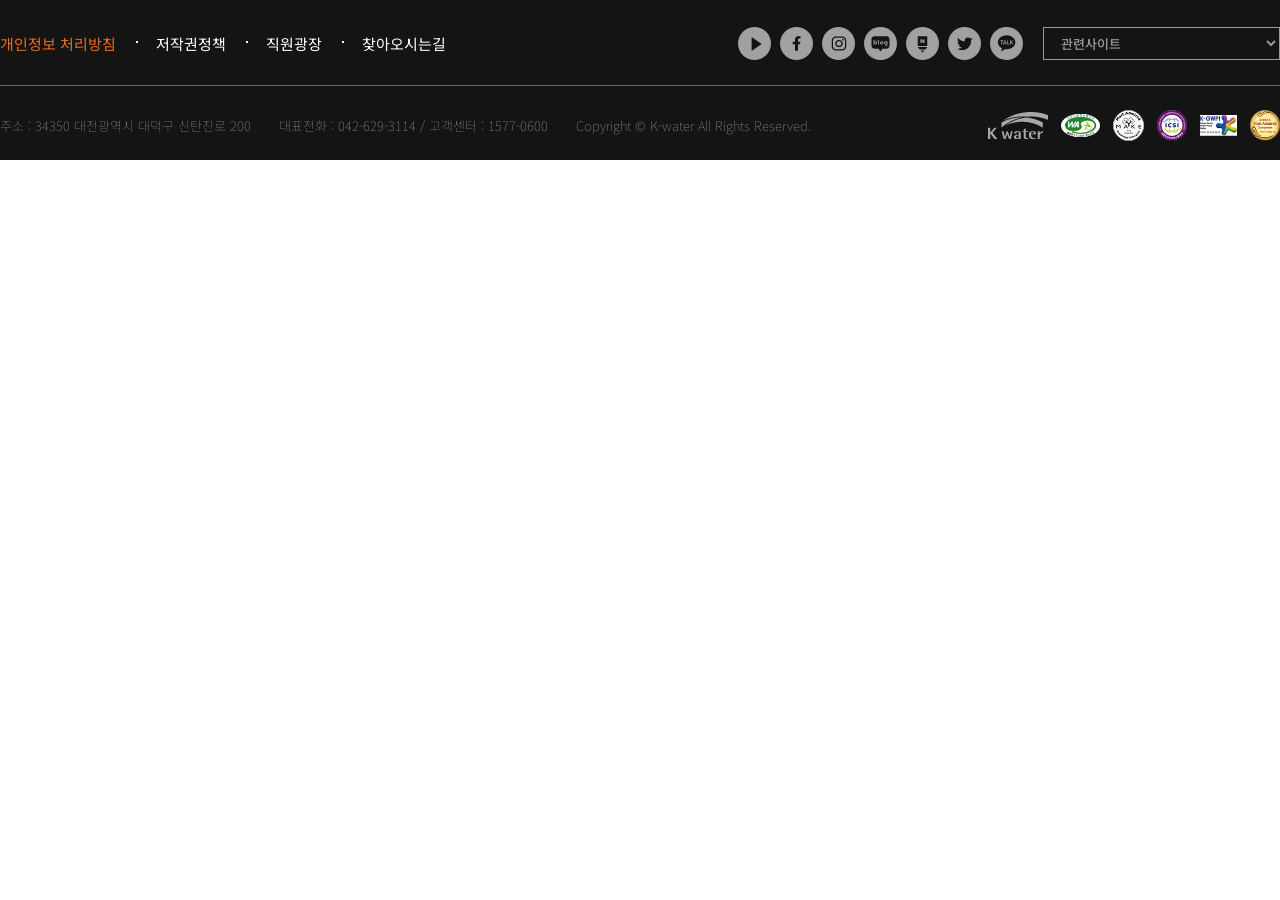
<file: inc/footer.html>
<!DOCTYPE html>
<html lang="ko">
<head>
    <meta charset="UTF-8">
    <meta name="viewport" content="width=device-width, initial-scale=1.0">
    <title>Document</title>
    <link rel="stylesheet" href="../css/reset.css">
    <script src="../js/code.jquery.com_jquery-1.12.4.js"></script>
</head>
<body>
    <div class="footer_wrap">
        <footer>
            <div class="f_top">
                <div class="f_menu">
                    <a href="#;"><span>개인정보 처리방침</span></a>
                    <a href="#;">저작권정책</a>
                    <a href="#;">직원광장</a>
                    <a href="#;">찾아오시는길</a>
                </div>
                <div>
                    <ul class="sns">
                        <li><a href="#;"><img src="../images/main_ft_snsyt.png" alt="유튜브"></a></li>
                        <li><a href="#;"><img src="../images/main_ft_snsfa.png" alt="페이스북"></a></li>
                        <li><a href="#;"><img src="../images/main_ft_snsin.png" alt="인스타그램"></a></li>
                        <li><a href="#;"><img src="../images/main_ft_snsbl.png" alt="네이버블로그"></a></li>
                        <li><a href="#;"><img src="../images/main_ft_snsna.png" alt="네이버포스트"></a></li>
                        <li><a href="#;"><img src="../images/main_ft_snstw.png" alt="트위터"></a></li>
                        <li><a href="#;"><img src="../images/main_ft_snskt.png" alt="카카오톡"></a></li>
                    </ul>
                    <select name="site" id="site">
                        <option selected disabled hidden>관련사이트</option>
                        <option value="K-water(물정보포털)">K-water(물정보포털)</option>
                        <option value="K-water 국민소통센터">K-water 국민소통센터</option>
                        <option value="K-water연구원">K-water연구원</option>
                        <option value="K-water 인재개발원">K-water 인재개발원</option>
                        <option value="지방상수도포털(Water-pos)">지방상수도포털(Water-pos)</option>
                        <option value="K-water 공공데이터개방포털">K-water 공공데이터개방포털</option>
                        <option value="K-water 물산업플랫폼">K-water 물산업플랫폼</option>
                        <option value="K-water 온라인청약시스템">K-water 온라인청약시스템</option>
                        <option value="K-water 전자조달시스템">K-water 전자조달시스템</option>
                        <option value="국가물정보포털">국가물정보포털</option>
                        <option value="건설사업관리시스템">건설사업관리시스템</option>
                        <option value="경인아라뱃길">경인아라뱃길</option>
                        <option value="국가지하수정보센터(GIMS)">국가지하수정보센터(GIMS)</option>
                        <option value="댐사전검토협의회">댐사전검토협의회</option>
                        <option value="부산에코델타시티">부산에코델타시티</option>
                        <option value="송산그린시티">송산그린시티</option>
                        <option value="수우회">수우회</option>
                        <option value="부산 에코델타 스마트시티">부산 에코델타 스마트시티</option>
                        <option value="시화지구지속가능발전협의회">시화지구지속가능발전협의회</option>
                        <option value="시화호조력발전소">시화호조력발전소</option>
                        <option value="우리강이용도우미포털">우리강이용도우미포털</option>
                        <option value="수자원환경산업진흥">수자원환경산업진흥</option>
                        <option value="환경 빅데이터 플랫폼">환경 빅데이터 플랫폼</option>
                        <option value="기술기준통합정보시스템">기술기준통합정보시스템</option>
                    </select>
                </div>
            </div>
            <div class="f_bottom">
                <div class="info">
                    <p>주소 : 34350 대전광역시 대덕구 신탄진로 200</p>
                    <p>대표전화 : 042-629-3114 / 고객센터 : 1577-0600</p>
                    <p>Copyright © K-water All Rights Reserved.</p>
                </div>
                <div class="f_logo">
                    <div><img src="../images/main_ftlogo_kwater.png" alt="한국수자원공사"></div>
                    <div><img src="../images/main_ftlogo_webacc.png" alt="웹접근성인증"></div>
                    <div><img src="../images/main_ftlogo_make.png" alt=""></div>
                    <div><img src="../images/main_ftlogo_icsi.png" alt=""></div>
                    <div><img src="../images/main_ftlogo_kgw.png" alt=""></div>
                    <div><img src="../images/main_ftlogo_cem.png" alt=""></div>
                </div>
            </div>
        </footer>
    </div>

    <script>
        $('option').css('height', '45px')
    </script>
</body>
</html>
</file>
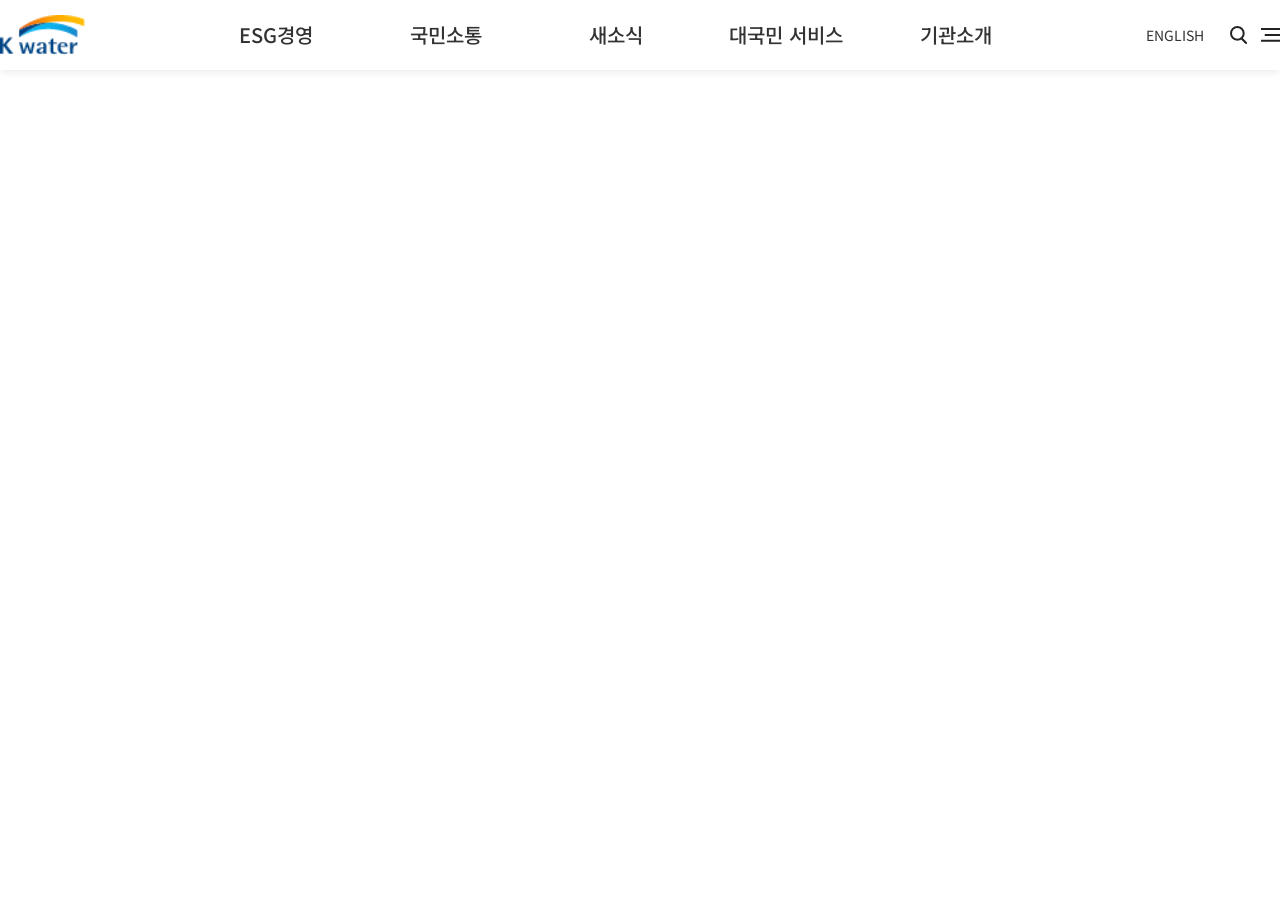
<file: inc/header.html>
<!DOCTYPE html>
<html lang="ko">
<head>
    <meta charset="UTF-8">
    <meta name="viewport" content="width=device-width, initial-scale=1.0">
    <title>Document</title>
    <link rel="stylesheet" href="../css/reset.css">
    <script src="../js/code.jquery.com_jquery-1.12.4.js"></script>
</head>
<body>
    <div class="header_wrap">
        <header>
            <a href="../pages/main.html" class="logo"><img src="../images/head_logo_t.png" alt="K-water 로고"></a>
            <ul class="gnb">
                <li>
                    <a href="#">ESG경영</a>
                    <ul>
                        <li><a href="#">ESG경영</a></li>
                        <li><a href="#">E(환경)</a></li>
                        <li><a href="#">S(사회) | 안전</a></li>
                        <li><a href="#">G(거버넌스)</a></li>
                        <li><a href="#">경영공시 | SR</a></li>
                    </ul>
                </li>
                <li>
                    <a href="../pages/bill.html">국민소통</a>
                    <ul>
                        <li><a href="../pages/bill.html">국민소통센터</a></li>
                        <li><a href="../pages/bill.html">고객헌장</a></li>
                        <li><a href="../pages/bill.html">고객광장</a></li>
                        <li><a href="../pages/bill.html">고객지원</a></li>
                        <li><a href="../pages/bill.html">맑은물공급 요금</a></li>
                        <li><a href="../pages/bill.html">정보공개</a></li>
                    </ul>
                </li>
                <li>
                    <a href="../pages/new.html">새소식</a>
                    <ul>
                        <li><a href="../pages/new.html">게시판</a></li>
                        <li><a href="../pages/new.html">채용정보</a></li>
                        <li><a href="../pages/new.html">뉴스룸</a></li>
                        <li><a href="../pages/new.html">홍보광장</a></li>
                        <li><a href="../pages/new.html">물사랑공모전</a></li>
                        <li><a href="../pages/new.html">K-water<br>온라인수도박물관</a></li>
                    </ul>
                </li>
                <li>
                    <a href="#">대국민 서비스</a>
                    <ul>
                        <li><a href="#">물안심 서비스</a></li>
                        <li><a href="#">물나눔 서비스</a></li>
                        <li><a href="#">물융합 서비스</a></li>
                    </ul>
                </li>
                <li>
                    <a href="#">기관소개</a>
                    <ul>
                        <li><a href="#">일반현황</a></li>
                        <li><a href="#">CEO</a></li>
                        <li><a href="#">조직 및 연락처</a></li>
                        <li><a href="#">CI</a></li>
                        <li><a href="#">문화관</a></li>
                        <li><a href="#">선수단</a></li>
                        <li><a href="#">찾아오시는길</a></li>
                    </ul>
                </li>
            </ul>
            <div class="header_btns">
                <a href="#;" class="lang">ENGLISH</a>
                <div class="search">
                    <img src="../images/searh_t.png" alt="검색 버튼" class="search_btn">
                    <div class="close">
                        <img src="../images/search_btn_close.png" alt="검색창 닫기 버튼">
                    </div>
                </div>
                <a href="#;"><img src="../images/hamburger.png" alt="전체 메뉴 버튼"></a>
            </div>
        </header>
    </div>

    <div class="search_toggle">
        <div class="search_fff">
            <input type="text" placeholder="검색어를 입력하세요." id="input_search">
            <a href="#;"><img src="../images/search_detail_submit.png" alt="검색 버튼"></a>
        </div>
    </div>

    <script>
        $('.gnb > li').hover(function(){
            $('.gnb ul').stop().slideDown()
        }, function(){
            $('.gnb ul').stop().slideUp()
        })

        $('.gnb').hover(function(){
            $('body').addClass('down')
            $('body').removeClass('up')
        }, function(){
            $('body').removeClass('down')
            $('body').addClass('up')
        })

        $('.search_btn').click(function(){
            $(this).hide();
            $('.close').show();
            $('.search_toggle').fadeIn()
            $('#input_search').focus()
        })

        $('.close').click(function(){
            $(this).hide();
            $('.search_btn').show();
            $('.search_toggle').fadeOut()
        })

        var str = location.pathname
        console.log(str)

        if(str.includes('bill')){
            $('.gnb > li > a ').eq(1).css('color', '#3D66C4')
            $('.gnb > li > ul li a').eq(9).css('color', '#3D66C4')
        }

        if(str.includes('new')){
            $('.gnb > li > a ').eq(2).css('color', '#3D66C4')
            $('.gnb > li > ul li a').eq(13).css('color', '#3D66C4')
        }
    </script>
</body>
</html>
</file>
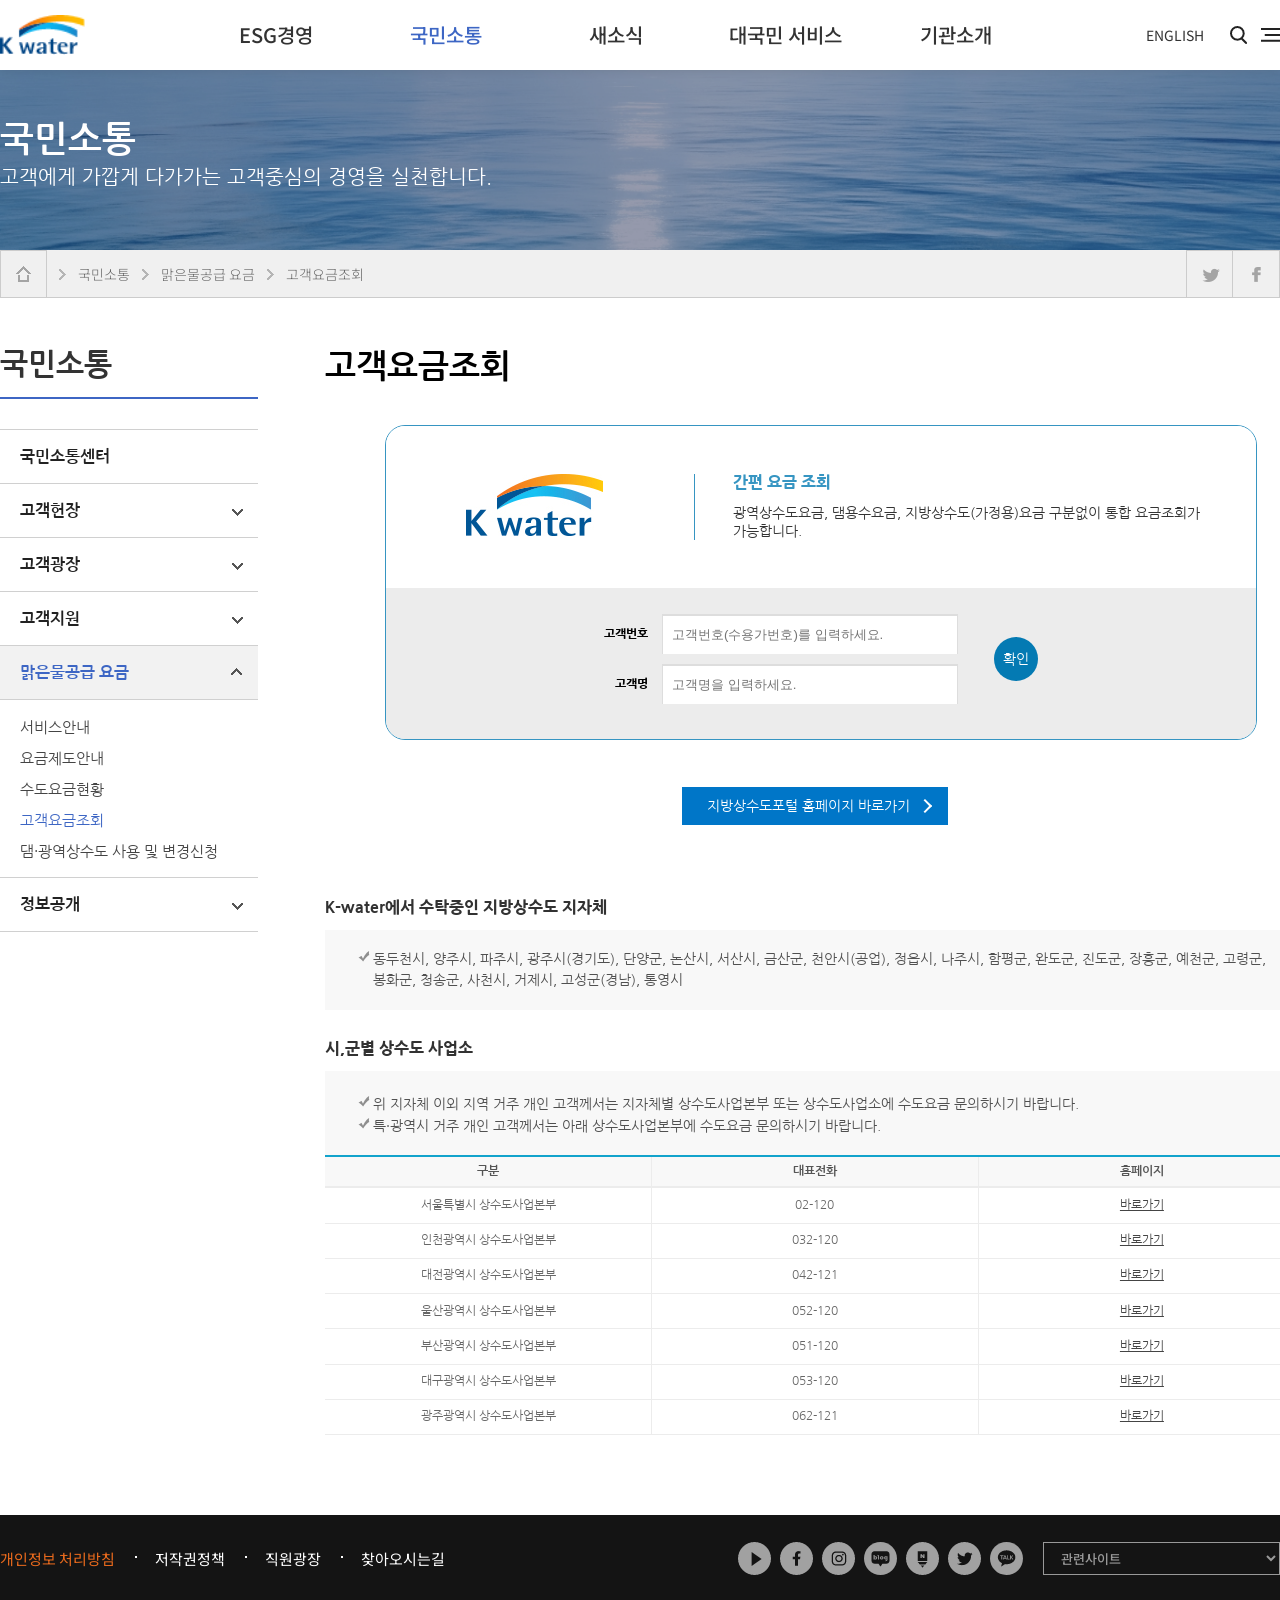
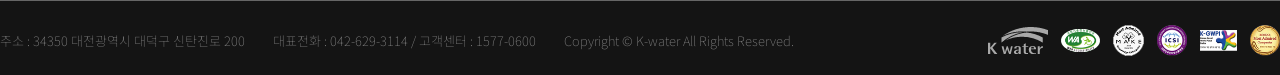
<file: pages/bill.html>
<!DOCTYPE html>
<html lang="en">
<head>
    <meta charset="UTF-8">
    <meta name="viewport" content="width=device-width, initial-scale=1.0">
    <link rel="stylesheet" href="../css/reset.css">
    <link rel="stylesheet" href="../css/bill.css">
    <link rel="stylesheet" href="../css/page_layout.css">
    <link rel="stylesheet" href="../css/side_menu.css">
    <script src="../js/code.jquery.com_jquery-1.12.4.js"></script>
    <script src="../js/app.js"></script>
    <title>고객요금조회 | K-water</title>
</head>
<body>
    <div class="header"></div>

    <div class="page_title">
        <div class="text_area">
            <h2>국민소통</h2>
            <p>고객에게 가깝게 다가가는 고객중심의 경영을 실천합니다.</p>
        </div>
    </div>

    <div class="path_bar">
        <div class="inner">
            <div class="left">
                <div class="icon_box"><img src="../images/path_home_ico.png" alt="홈 버튼"></div>
                <div class="path"><img src="../images/path_bul.png" alt="경로 표시"></div>
                <div>국민소통</div>
                <div class="path"><img src="../images/path_bul.png" alt="경로 표시"></div>
                <div>맑은물공급 요금</div>
                <div class="path"><img src="../images/path_bul.png" alt="경로 표시"></div>
                <div>고객요금조회</div>
            </div>
            <div class="right">
                <a href="#;" class="icon_box"><img src="../images/sns_share_tw.png" alt="트위터 공유"></a>
                <a href="#;" class="icon_box"><img src="../images/sns_share_fb.png" alt="페이스북 공유"></a>
            </div>
        </div>
    </div>
    <div class="main"></div>
        <div class="item">
            <div class="side_menu">
                <h2>국민소통</h2>
                <ul>
                    <li>
                        <a href="#;">국민소통센터</a>
                    </li>
                    <li>
                        <a href="#;" class="drop">고객헌장</a>
                        <ul>
                            <li><a href="#;">고객헌장전문</a></li>
                            <li><a href="#;">서비스이행표준</a></li>
                        </ul>
                    </li>
                    <li>
                        <a href="#;" class="drop">고객광장</a>
                        <ul>
                            <li><a href="#;">민원</a></li>
                            <li><a href="#;">고객참여</a></li>
                            <li><a href="#;">옴부즈만</a></li>
                        </ul>
                    </li>
                    <li>
                        <a href="#;" class="drop">고객지원</a>
                        <ul>
                            <li><a href="#;">물산업지원센터</a></li>
                            <li><a href="#;">수질검사의뢰</a></li>
                            <li><a href="#;">교정검사의뢰</a></li>
                            <li><a href="#;">수도설비 기술지원</a></li>
                            <li><a href="#;">댐주변지역지원사업</a></li>
                            <li><a href="#;">보상정보</a></li>
                            <li><a href="#;">WASCO 등록 및 기술지원</a></li>
                            <li><a href="#;">글로벌 오피스 지원</a></li>
                        </ul>
                    </li>
                    <li class="on">
                        <a href="#;" class="drop">맑은물공급 요금</a>
                        <ul>
                            <li><a href="#;">서비스안내</a></li>
                            <li><a href="#;">요금제도안내</a></li>
                            <li><a href="#;">수도요금현황</a></li>
                            <li class="on"><a href="#;">고객요금조회</a></li>
                            <li><a href="#;">댐·광역상수도 사용 및 변경신청</a></li>
                        </ul>
                    </li>
                    <li>
                        <a href="#;" class="drop">정보공개</a>
                        <ul>
                            <li>
                                <a href="#;">제도안내</a>
                                <ul class="more_menu">
                                    <li><a href="#,">정보공개 제도안내</a></li>
                                    <li><a href="#,">정보공개 청구절차</a></li>
                                    <li><a href="#,">정보공개 청구</a></li>
                                    <li><a href="#,">불복구제절차 및 방법</a></li>
                                    <li><a href="#,">수수료</a></li>
                                </ul>
                            </li>
                            <li><a href="#;">정보공개 청구</a></li>
                            <li><a href="#;">정보공개청구 이의신청</a></li>
                            <li><a href="#;">정보목록</a></li>
                            <li><a href="#;">사전정보공표</a></li>
                            <li><a href="#;">공공데이터개방</a></li>
                            <li><a href="#;">사업실명제</a></li>
                            <li><a href="#;">워터북 플랫폼</a></li>
                        </ul>
                    </li>
                </ul>
            </div>
            <div class="contents">
                <h2>고객요금조회</h2>
                <div class="bill_box">
                    <div class="box_top">
                        <div class="box_logo"><img src="../images/kwater_logo.jpg" alt="K-water 로고"></div>
                        <div class="box_txt">
                            <h5>간편 요금 조회</h5>
                            <p>광역상수도요금, 댐용수요금, 지방상수도(가정용)요금 구분없이 통합 요금조회가 가능합니다.</p>
                        </div>
                    </div>
                    <div class="box_bottom">
                        <div class="box_input">
                            <div class="cus_number">
                                <p>고객번호</p>
                                <input type="text" placeholder="고객번호(수용가번호)를 입력하세요.">
                            </div>
                            <div class="cus_name">
                                <p>고객명</p>
                                <input type="text" placeholder="고객명을 입력하세요.">
                            </div>
                        </div>
                        <button>확인</button>
                    </div>
                </div>
                <button>지방상수도포털 홈페이지 바로가기</button>
                <h5>K-water에서 수탁중인 지방상수도 지자체</h5>
                <div class="area_box">
                    <p>동두천시, 양주시, 파주시, 광주시(경기도), 단양군, 논산시, 서산시, 금산군, 천안시(공업), 정읍시, 나주시, 함평군, 완도군, 진도군, 장흥군, 예천군, 고령군, 봉화군, 청송군, 사천시, 거제시, 고성군(경남), 통영시</p>
                </div>
                <h5>시,군별 상수도 사업소</h5>
                <div class="notice_box">
                    <p>위 지자체 이외 지역 거주 개인 고객께서는 지자체별 상수도사업본부 또는 상수도사업소에 수도요금 문의하시기 바랍니다.</p>
                    <p>특·광역시 거주 개인 고객께서는 아래 상수도사업본부에 수도요금 문의하시기 바랍니다.</p>
                </div>
                <table class="tb">
                    <tr>
                        <th>구분</th>
                        <th>대표전화</th>
                        <th>홈페이지</th>
                    </tr>
                    <tr>
                        <td>서울특별시 상수도사업본부</td>
                        <td>02-120</td>
                        <td><a href="#;">바로가기</a></td>
                    </tr>
                    <tr>
                        <td>인천광역시 상수도사업본부</td>
                        <td>032-120</td>
                        <td><a href="#;">바로가기</a></td>
                    </tr>
                    <tr>
                        <td>대전광역시 상수도사업본부</td>
                        <td>042-121</td>
                        <td><a href="#;">바로가기</a></td>
                    </tr>
                    <tr>
                        <td>울산광역시 상수도사업본부</td>
                        <td>052-120</td>
                        <td><a href="#;">바로가기</a></td>
                    </tr>
                    <tr>
                        <td>부산광역시 상수도사업본부</td>
                        <td>051-120</td>
                        <td><a href="#;">바로가기</a></td>
                    </tr>
                    <tr>
                        <td>대구광역시 상수도사업본부</td>
                        <td>053-120</td>
                        <td><a href="#;">바로가기</a></td>
                    </tr>
                    <tr>
                        <td>광주광역시 상수도사업본부</td>
                        <td>062-121</td>
                        <td><a href="#;">바로가기</a></td>
                    </tr>
                </table>
            </div>
        </div>
    </div>


    <div class="footer"></div>
</body>
</html>
</file>
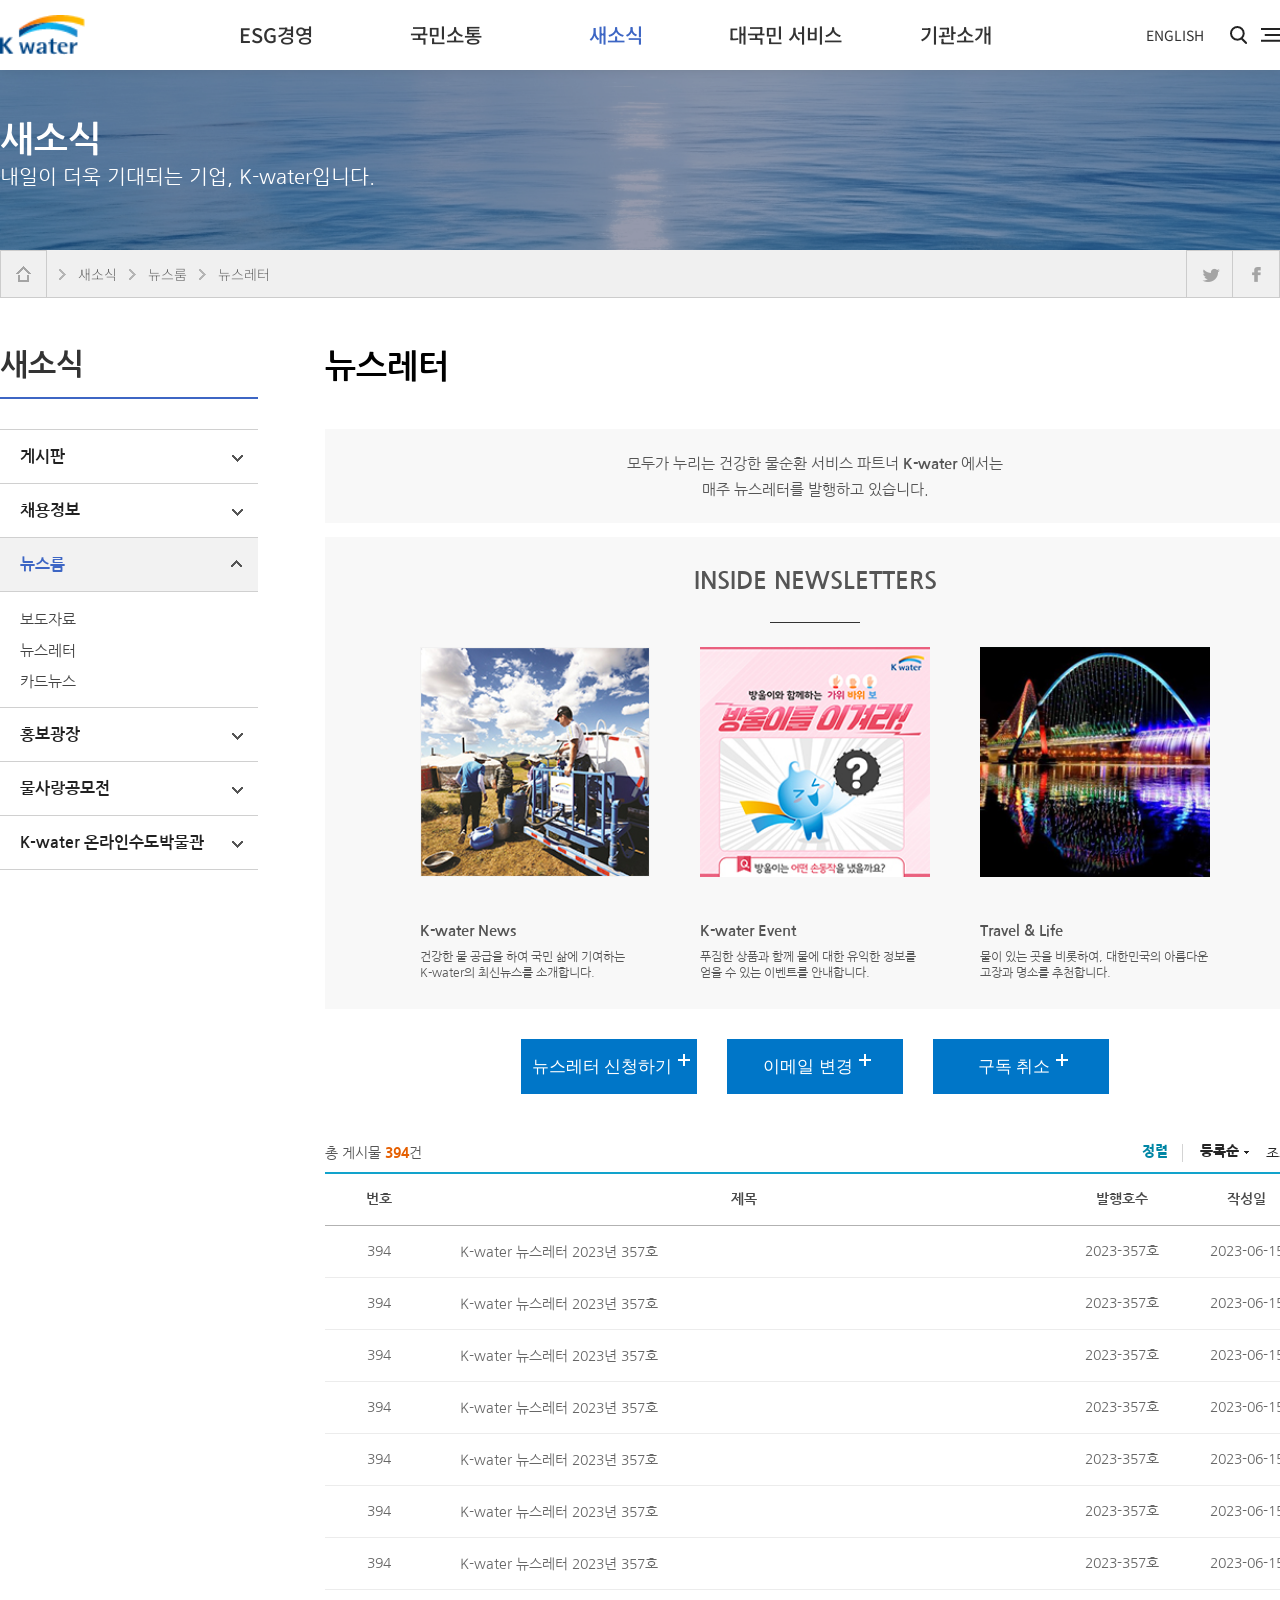
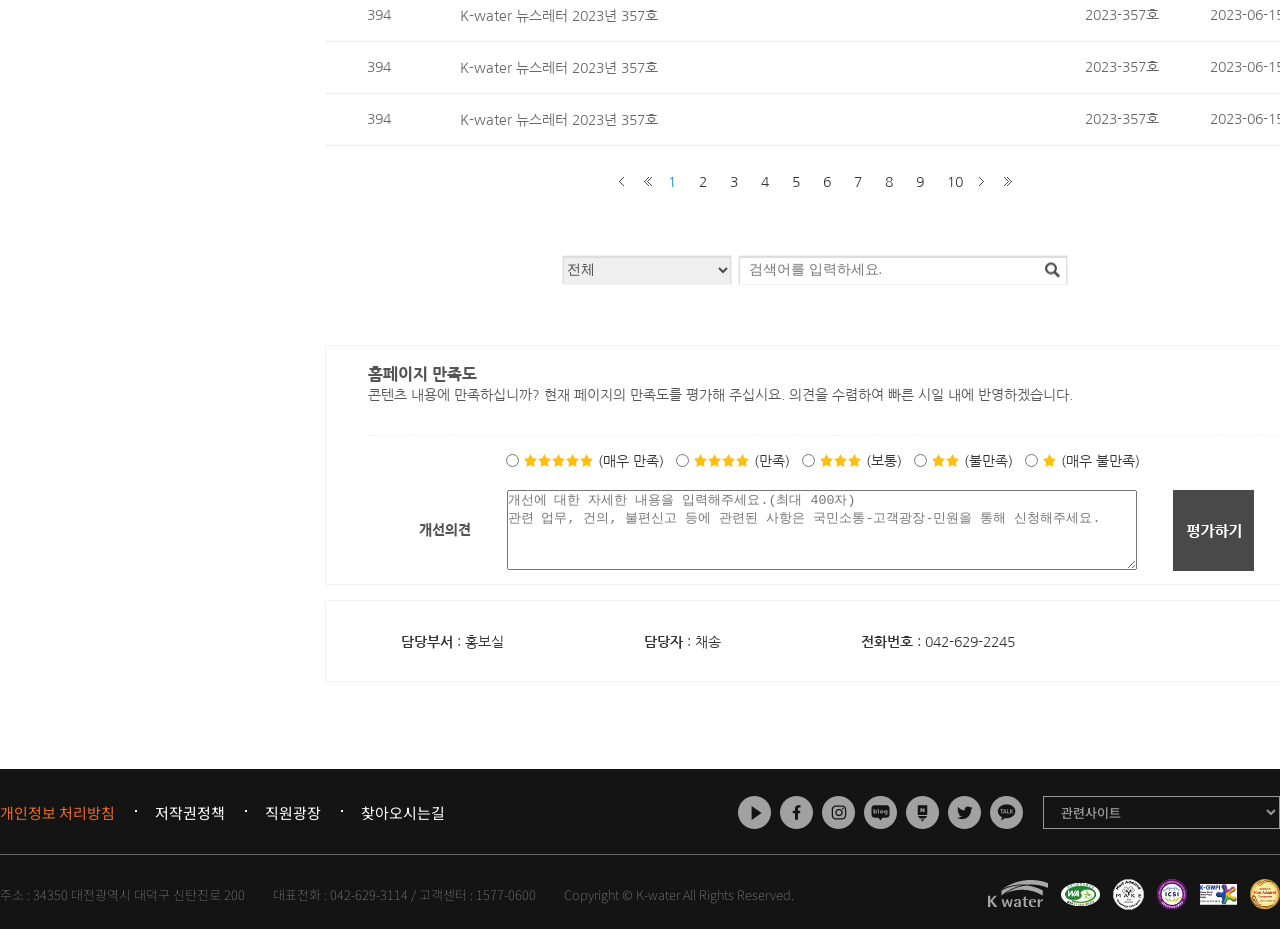
<file: pages/new.html>
<!DOCTYPE html>
<html lang="en">
<head>
    <meta charset="UTF-8">
    <meta name="viewport" content="width=device-width, initial-scale=1.0">
    <link rel="stylesheet" href="../css/reset.css">
    <link rel="stylesheet" href="../css/new.css">
    <link rel="stylesheet" href="../css/page_layout.css">
    <link rel="stylesheet" href="../css/side_menu.css">
    <script src="../js/code.jquery.com_jquery-1.12.4.js"></script>
    <script src="../js/app.js"></script>
    <title>뉴스레터 | K-water</title>
</head>
<body>
    <div class="header"></div>

    <div class="page_title">
        <div class="text_area">
            <h2>새소식</h2>
            <p>내일이 더욱 기대되는 기업, K-water입니다.</p>
        </div>
    </div>

    <div class="path_bar">
        <div class="inner">
            <div class="left">
                <div class="icon_box"><img src="../images/path_home_ico.png" alt="홈 버튼"></div>
                <div class="path"><img src="../images/path_bul.png" alt="경로 표시"></div>
                <div>새소식</div>
                <div class="path"><img src="../images/path_bul.png" alt="경로 표시"></div>
                <div>뉴스룸</div>
                <div class="path"><img src="../images/path_bul.png" alt="경로 표시"></div>
                <div>뉴스레터</div>
            </div>
            <div class="right">
                <a href="#;" class="icon_box"><img src="../images/sns_share_tw.png" alt="트위터 공유"></a>
                <a href="#;" class="icon_box"><img src="../images/sns_share_fb.png" alt="페이스북 공유"></a>
            </div>
        </div>
    </div>
    <div class="main"></div>
        <div class="item">
            <div class="side_menu">
                <h2>새소식</h2>
                <ul>
                    <li>
                        <a href="#;" class="drop">게시판</a>
                        <ul>
                            <li><a href="#;">공지사항</a></li>
                            <li><a href="#;">이벤트안내</a></li>
                        </ul>
                    </li>
                    <li>
                        <a href="#;" class="drop">채용정보</a>
                        <ul>
                            <li>
                                <a href="#;">정규채용</a>
                                <ul class="more_menu">
                                    <li><a href="#,">인사제도</a></li>
                                    <li><a href="#,">채용제도</a></li>
                                    <li><a href="#,">채용공고</a></li>
                                    <li><a href="#,">채용 자료실</a></li>
                                </ul>
                            </li>
                            <li><a href="#;">실무직 및 비정규직 채용공고</a></li>
                        </ul>
                    </li>
                    <li class="on">
                        <a href="#;" class="drop">뉴스룸</a>
                        <ul>
                            <li><a href="#;">보도자료</a></li>
                            <li><a href="#;" class="on">뉴스레터</a></li>
                            <li><a href="#;">카드뉴스</a></li>
                        </ul>
                    </li>
                    <li>
                        <a href="#;" class="drop">홍보광장</a>
                        <ul>
                            <li>
                                <a href="#;">사보</a>
                                <ul class="more_menu">
                                    <li><a href="#,">사보</a></li>
                                    <li><a href="#,">독자의견코너</a></li>
                                </ul>
                            </li>
                            <li><a href="#;">영상자료</a></li>
                            <li><a href="#;">인쇄자료</a></li>
                            <li><a href="#;">교정검사의뢰</a></li>
                            <li><a href="#;">50주년기념관</a></li>
                            <li><a href="#;">대학생 서포터즈</a></li>
                            <li><a href="#;">탄소줄이기 캠페인</a></li>
                        </ul>
                    </li>
                    <li>
                        <a href="#;" class="drop">물사랑공모전</a>
                        <ul>
                            <li><a href="#;">2023년 물사랑공모전</a></li>
                            <li><a href="#;">2021년 수상작</a></li>
                            <li><a href="#;">2019년 수상작</a></li>
                        </ul>
                    </li>
                    <li>
                        <a href="#;" class="drop">K-water 온라인수도박물관</a>
                        <ul>
                            <li><a href="#;">온라인 수도박물관 소개</a></li>
                            <li><a href="#;">수도 역사관</a></li>
                            <li><a href="#;">수도 기술관</a></li>
                            <li><a href="#;">미래수도관</a></li>
                            <li><a href="#;">수도와 환경관</a></li>
                            <li><a href="#;">수도이야기</a></li>
                        </ul>
                    </li>
                </ul>
            </div>
            <div class="contents">
                <h2>뉴스레터</h2>
                <div class="copy_box">
                    <p>모두가 누리는 건강한 물순환 서비스 파트너 <span>K-water</span> 에서는<br>매주 뉴스레터를 발행하고 있습니다.</p>
                </div>
                <div class="letters_box">
                    <h3>INSIDE NEWSLETTERS</h3>
                    <ul>
                        <li>
                            <div class="photo">
                                <img src="../images/news_tlist_img01.jpg" alt="K-water News">
                            </div>
                            <h5>K-water News</h5>
                            <p>건강한 물 공급을 하여 국민 삶에 기여하는<br>K-water의 최신뉴스를 소개합니다.</p>
                        </li>
                        <li>
                            <div class="photo">
                                <img src="../images/news_tlist_img02.jpg" alt="K-water Event">
                            </div>
                            <h5>K-water Event</h5>
                            <p>푸짐한 상품과 함께 물에 대한 유익한 정보를<br>얻을 수 있는 이벤트를 안내합니다.</p>
                        </li>
                        <li>
                            <div class="photo">
                                <img src="../images/news_tlist_img03.jpg" alt="Travel & Life">
                            </div>
                            <h5>Travel & Life</h5>
                            <p>물이 있는 곳을 비롯하여, 대한민국의 아름다운<br>고장과 명소를 추천합니다.</p>
                        </li>
                    </ul>
                </div>
                <div class="buttons">
                    <button><p>뉴스레터 신청하기</p></button>
                    <button><p>이메일 변경</p></button>
                    <button><p>구독 취소</p></button>
                </div>

                <div class="tb_area">
                    <div class="top_caption">
                        <div class="total">
                            <p>총 게시물 <span>394</span>건</p>
                        </div>
                        <div class="order">
                            <span>정렬</span>
                            <div class="on">등록순</div>
                            <div>조회순</div>
                        </div>
                    </div>
                    <table class="tb">
                        <tr>
                            <th scope="col" width="107">번호</th>
                            <th scope="col">제목</th>
                            <th scope="col" width="132">발행호수</th>
                            <th scope="col" width="117">작성일</th>
                        </tr>
                        <tr>
                            <td>394</td>
                            <td>K-water 뉴스레터 2023년 357호</td>
                            <td>2023-357호</td>
                            <td>2023-06-15</td>
                        </tr>
                        <tr>
                            <td>394</td>
                            <td>K-water 뉴스레터 2023년 357호</td>
                            <td>2023-357호</td>
                            <td>2023-06-15</td>
                        </tr>
                        <tr>
                            <td>394</td>
                            <td>K-water 뉴스레터 2023년 357호</td>
                            <td>2023-357호</td>
                            <td>2023-06-15</td>
                        </tr>
                        <tr>
                            <td>394</td>
                            <td>K-water 뉴스레터 2023년 357호</td>
                            <td>2023-357호</td>
                            <td>2023-06-15</td>
                        </tr>
                        <tr>
                            <td>394</td>
                            <td>K-water 뉴스레터 2023년 357호</td>
                            <td>2023-357호</td>
                            <td>2023-06-15</td>
                        </tr>
                        <tr>
                            <td>394</td>
                            <td>K-water 뉴스레터 2023년 357호</td>
                            <td>2023-357호</td>
                            <td>2023-06-15</td>
                        </tr>
                        <tr>
                            <td>394</td>
                            <td>K-water 뉴스레터 2023년 357호</td>
                            <td>2023-357호</td>
                            <td>2023-06-15</td>
                        </tr>
                        <tr>
                            <td>394</td>
                            <td>K-water 뉴스레터 2023년 357호</td>
                            <td>2023-357호</td>
                            <td>2023-06-15</td>
                        </tr>
                        <tr>
                            <td>394</td>
                            <td>K-water 뉴스레터 2023년 357호</td>
                            <td>2023-357호</td>
                            <td>2023-06-15</td>
                        </tr>
                        <tr>
                            <td>394</td>
                            <td>K-water 뉴스레터 2023년 357호</td>
                            <td>2023-357호</td>
                            <td>2023-06-15</td>
                        </tr>
                    </table>
                    <div class="page_number">
                        <div class="prev">
                            <a href="#,"><img src="../images/btn_wNext01.gif" alt="이전 페이지"></a>
                            <a href="#,"><img src="../images/btn_wNext02.gif" alt="첫 페이지"></a>
                        </div>
                        <div class="number">
                            <a href="#," class="on">1</a>
                            <a href="#,">2</a>
                            <a href="#,">3</a>
                            <a href="#,">4</a>
                            <a href="#,">5</a>
                            <a href="#,">6</a>
                            <a href="#,">7</a>
                            <a href="#,">8</a>
                            <a href="#,">9</a>
                            <a href="#,">10</a>
                        </div>
                        <div class="next">
                            <a href="#,"><img src="../images/btn_wNext01.gif" alt="다음 페이지"></a>
                            <a href="#,"><img src="../images/btn_wNext02.gif" alt="마지막 페이지"></a>
                        </div>
                    </div>
                    <div class="search_area">
                        <select name="search" id="search">
                            <option value="전체" selected>전체</option>
                            <option value="제목">제목</option>
                            <option value="발행호수">발행호수</option>
                        </select>
                        <div class="search_box">
                            <input type="text" placeholder="검색어를 입력하세요.">
                            <a href="#;"><img src="../images/btn_search02.gif" alt="검색 버튼"></a>
                        </div>
                    </div>
                </div>

                <div class="valuation_box">
                    <div class="desc">
                        <h5>홈페이지 만족도</h5>
                        <p>콘텐츠 내용에 만족하십니까? 현재 페이지의 만족도를 평가해 주십시요. 의견을 수렴하여 빠른 시일 내에 반영하겠습니다.</p>
                    </div>
                    <div class="star">
                        <input type="radio" name="val"><img src="../images/img_star05.gif" alt="별점 5점"><p>(매우 만족)</p>
                        <input type="radio" name="val"><img src="../images/img_star04.gif" alt="별점 4점"><p>(만족)</p>
                        <input type="radio" name="val"><img src="../images/img_star03.gif" alt="별점 3점"><p>(보통)</p>
                        <input type="radio" name="val"><img src="../images/img_star02.gif" alt="별점 2점"><p>(불만족)</p>
                        <input type="radio" name="val"><img src="../images/img_star01.gif" alt="별점 1점"><p>(매우 불만족)</p>
                    </div>
                    <div class="opinion">
                        <p>개선의견</p>
                        <textarea name="opinion" id="opinion" placeholder="개선에 대한 자세한 내용을 입력해주세요.(최대 400자)&#10관련 업무, 건의, 불편신고 등에 관련된 사항은 국민소통-고객광장-민원을 통해 신청해주세요."></textarea>
                        <a href="#,"><img src="../images/btn_com01.gif" alt="평가하기 버튼"></a>
                    </div>
                </div>
                <div class="contact_box">
                    <p><span>담당부서</span> : 홍보실</p>
                    <p><span>담당자</span> : 채송</p>
                    <p><span>전화번호</span> : 042-629-2245</p>
                </div>
            </div>
        </div>
    </div>


    <div class="footer"></div>
</body>
</html>
</file>
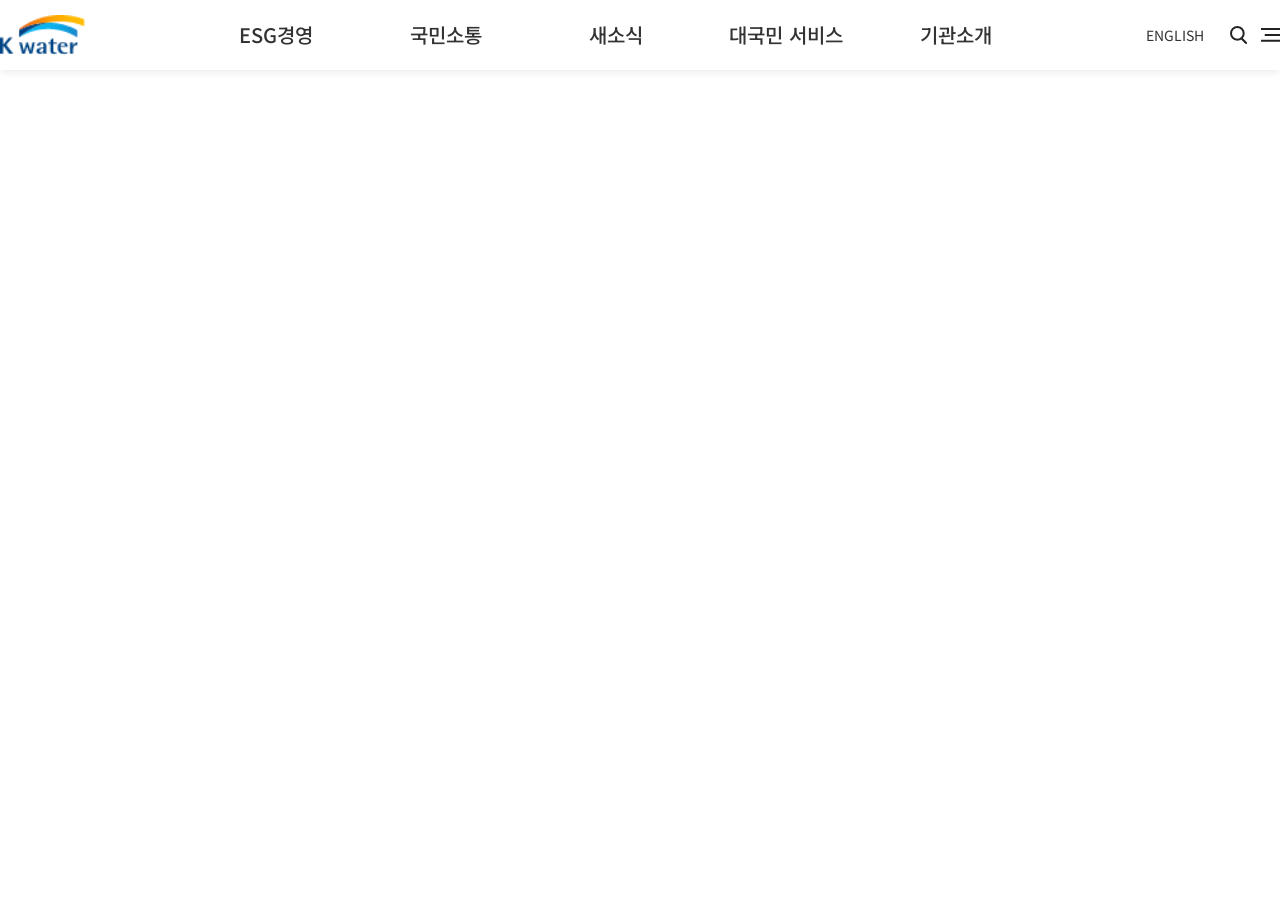
<file: public/inc/header.html>
<!DOCTYPE html>
<html lang="ko">
<head>
    <meta charset="UTF-8">
    <meta name="viewport" content="width=device-width, initial-scale=1.0">
    <title>Document</title>
    <link rel="stylesheet" href="../css/reset.css">
    <script src="../js/code.jquery.com_jquery-1.12.4.js"></script>
</head>
<body>
    <div class="header_wrap">
        <header>
            <a href="../pages/main.html" class="logo"><img src="../images/head_logo_t.png" alt="K-water 로고"></a>
            <ul class="gnb">
                <li>
                    <a href="#">ESG경영</a>
                    <ul>
                        <li><a href="#">ESG경영</a></li>
                        <li><a href="#">E(환경)</a></li>
                        <li><a href="#">S(사회) | 안전</a></li>
                        <li><a href="#">G(거버넌스)</a></li>
                        <li><a href="#">경영공시 | SR</a></li>
                    </ul>
                </li>
                <li>
                    <a href="../pages/bill.html">국민소통</a>
                    <ul>
                        <li><a href="../pages/bill.html">국민소통센터</a></li>
                        <li><a href="../pages/bill.html">고객헌장</a></li>
                        <li><a href="../pages/bill.html">고객광장</a></li>
                        <li><a href="../pages/bill.html">고객지원</a></li>
                        <li><a href="../pages/bill.html">맑은물공급 요금</a></li>
                        <li><a href="../pages/bill.html">정보공개</a></li>
                    </ul>
                </li>
                <li>
                    <a href="../pages/new.html">새소식</a>
                    <ul>
                        <li><a href="../pages/new.html">게시판</a></li>
                        <li><a href="../pages/new.html">채용정보</a></li>
                        <li><a href="../pages/new.html">뉴스룸</a></li>
                        <li><a href="../pages/new.html">홍보광장</a></li>
                        <li><a href="../pages/new.html">물사랑공모전</a></li>
                        <li><a href="../pages/new.html">K-water<br>온라인수도박물관</a></li>
                    </ul>
                </li>
                <li>
                    <a href="#">대국민 서비스</a>
                    <ul>
                        <li><a href="#">물안심 서비스</a></li>
                        <li><a href="#">물나눔 서비스</a></li>
                        <li><a href="#">물융합 서비스</a></li>
                    </ul>
                </li>
                <li>
                    <a href="#">기관소개</a>
                    <ul>
                        <li><a href="#">일반현황</a></li>
                        <li><a href="#">CEO</a></li>
                        <li><a href="#">조직 및 연락처</a></li>
                        <li><a href="#">CI</a></li>
                        <li><a href="#">문화관</a></li>
                        <li><a href="#">선수단</a></li>
                        <li><a href="#">찾아오시는길</a></li>
                    </ul>
                </li>
                <li class="mob">
                    <a href="#">사이트안내</a>
                    <ul>
                        <li><a href="#">사이트맵</a></li>
                        <li><a href="#">개인정보 처리방침</a></li>
                        <li><a href="#">저작권 정책</a></li>
                    </ul>
                </li>
            </ul>
            <div class="header_btns">
                <a href="#;" class="lang">ENGLISH</a>
                <div class="search">
                    <img src="../images/searh_t.png" alt="검색 버튼" class="search_btn">
                    <div class="close">
                        <img src="../images/search_btn_close.png" alt="검색창 닫기 버튼">
                    </div>
                </div>
                <a href="#;" class="hamburger">
                    <img src="../images/hamburger.png" alt="전체 메뉴 버튼">
                    <img class="close_menu" src="../images/search_close.png" alt="닫기 버튼">
                </a>
            </div>
        </header>
    </div>

    <div class="search_toggle">
        <div class="search_fff">
            <input type="text" placeholder="검색어를 입력하세요." id="input_search">
            <a href="#;"><img src="../images/search_detail_submit.png" alt="검색 버튼"></a>
        </div>
    </div>

    <script>

        $(window).resize(function(){ 
            if (window.innerWidth < 1021) {

            }else{
                $('.gnb > li').hover(function(){
                    $('.gnb ul').stop().slideDown()
                }, function(){
                    $('.gnb ul').stop().slideUp()
                })
        
                $('.gnb').hover(function(){
                    $('body').addClass('down')
                    $('body').removeClass('up')
                }, function(){
                    $('body').removeClass('down')
                    $('body').addClass('up')
                })
        
                $('.search_btn').click(function(){
                    $(this).hide();
                    $('.close').show();
                    $('.search_toggle').fadeIn()
                    $('#input_search').focus()
                })
        
                $('.close').click(function(){
                    $(this).hide();
                    $('.search_btn').show();
                    $('.search_toggle').fadeOut()
                })
        
                var str = location.pathname
                console.log(str)
        
                if(str.includes('bill')){
                    $('.gnb > li > a ').eq(1).css('color', '#3D66C4')
                    $('.gnb > li > ul li a').eq(9).css('color', '#3D66C4')
                }
        
                if(str.includes('new')){
                    $('.gnb > li > a ').eq(2).css('color', '#3D66C4')
                    $('.gnb > li > ul li a').eq(13).css('color', '#3D66C4')
                }
            }
        })

        $('.hamburger img:first').click(function(){
            $('.gnb, .header_btns .lang').css('animation', 'sliding 0.8s forwards')
            $('.close_menu').show()
        })
        
        $('.close_menu').click(function(){
            $('.gnb, .header_btns .lang').css('animation', 're-sliding 1.5s forwards')
            $('.close_menu').hide()
        })
    </script>
</body>
</html>
</file>
<file: css/bill.css>
.contents h2 {
    font-size: 33px;
    color: #000000;
    margin-bottom: 42px;
}

.bill_box {
    width: 872px;
    height: 315px;
    border: 1px solid #3695C2;
    border-radius: 20px;
    overflow: hidden;
    margin: 0 0 47px 60px;
}

.box_top {
    background-color: #ffffff;
    display: flex;
    gap: 130px;
    padding: 48px 0 48px 80px;
}

.box_logo {
    position: relative;
}

.box_logo::after {
    content: '';
    position: absolute;
    top: 0;
    right: -92px;
    height: 100%;
    width: 1px;
    background-color: #3695C2;
}

.box_txt h5 {
    color: #3695C2;
    font-size: 16px;
    margin-bottom: 14px;
    font-weight: 800;
}

.box_bottom {
    background-color: #ececec;
    padding: 26px 0 35px;
    display: flex;
    justify-content: center;
    align-items: center;
    gap: 36px;
}

.box_input {
    display: flex;
    flex-direction: column;
    align-items: end;
    gap: 10px;
}

.box_input div {
    display: flex;
    align-items: center;
    gap: 14px;
}

.box_input div p {
    color: #000000;
    font-size: 12px;
    font-weight: 800;
}

.box_input div input {
    width: 296px;
    height: 40px;
    border: none;
    box-shadow: 0 1px 0 1px #ddd inset; 
    padding-left: 10px;
}

.box_bottom button {
    width: 44px;
    height: 44px;
    border: none;
    background-color: #047AB3;
    border-radius: 50%;
    color: #ffffff;
    font-size: 14px;
    cursor: pointer;
    font-family: 'Nanum Gothic';
}

.contents > button {
    display: block;
    width: 266px;
    height: 38px;
    margin: 0 auto 74px;
    background-color: #0076C8;
    color: #ffffff;
    border: none;
    font-family: 'Nanum Gothic';
    cursor: pointer;
    font-size: 14px;
    padding-right: 14px;
    position: relative;
}

.contents > button::after {
    content: '';
    position: absolute;
    top: 50%;
    right: 18px;
    width: 10px;
    height: 10px;
    border-top: 2px solid #ffffff;
    border-right: 2px solid #ffffff;
    transform: translateY(-50%) rotate(45deg);
}

.contents > button:hover {
    text-decoration: underline;
}

.contents > h5 {
    font-size: 16px;
    color: #323232;
    font-weight: 800;
    margin-bottom: 15px;
}

.contents > div > p {
    position: relative;
    color: #505050;
}

.contents > div > p::after {
    content: url('../images/bullet01.png');
    position: absolute;
    top: -2px;
    left: -15px;
    width: 100%;
}

.area_box {
    width: 980px;
    height: 80px;
    background-color: #f8f8f8;
    padding: 19px 0 0 48px;
    line-height: 1.5;
    margin-bottom: 30px;
}

.notice_box {
    width: 980px;
    height: 84px;
    background-color: #f8f8f8;
    padding: 24px 0 0 48px;
}

.notice_box p {
    margin-bottom: 4px;
}

.tb {
    width: 980px;
    height: 280px;
    margin-bottom: 80px;
    text-align: center;
    table-layout: fixed;
    border-collapse: collapse;
}

th, td {
    border-bottom: 1px solid #ececec;
    border-left: 1px solid #ececec;
}

th:nth-of-type(1), td:nth-of-type(1) {
    border-left: none;
}

th {
    font-size: 12px;
    font-weight: 700;
    color: #555555;
    background-color: #f8f8f8;
    border-top: 2px solid #12A3CC;
    border-bottom: 2px solid #ececec;
}

td {
    font-size: 12px;
    color: #666666;
}

td a {
    color: #444444;
    text-decoration: underline;
}
</file>
<file: css/page_layout.css>
.page_title {
    width: 100%;
    height: 180px;
    background-image: url('../images/sub_tit_gnb02.png');
    background-position: bottom;
    background-repeat: no-repeat;
    background-size: 100% 180px;
    position: relative;
    top: 70px;
}

.page_title .text_area {
    max-width: 1300px;
    margin: 0 auto;
    font-family: 'Nanum Gothic';
    color: #ffffff;
}

.page_title h2 {
    position: absolute;
    bottom: 93px;
    font-size: 36px;
    font-weight: 700;
}

.page_title p {
    position: absolute;
    bottom: 60px;
    font-size: 20px;
}

.path_bar {
    width: 100%;
    height: 48px;
    background-color: #F0F0F0;
    border-bottom: 1px solid #cccccc;
    line-height: 48px;
    margin-top: 70px;
}

.path_bar .inner {
    display: flex;
    justify-content: space-between;
    max-width: 1300px;
    margin: 0 auto;
}

.inner > div {
    display: flex;
    align-items: center;
}

.inner .icon_box {
    width: 47px;
    height: 48px;
    border: 1px solid #cccccc;
    padding: 15px;
}

.inner .icon_box:nth-of-type(2) {
    border-left: none;
}

.inner .left {
    gap: 12px;
    color: #666666;
    font-weight: 300;
}

.inner .right .icon_box:hover {
    background-color: #dddddd;
}

.item {
    max-width: 1300px;
    margin: 0 auto;
    padding-top: 52px;
    display: flex;
    gap: 67px;
    font-family: 'Nanum Gothic';
    color: #333333;
}
</file>
<file: css/side_menu.css>
.side_menu h2 {
    font-size: 30px;
    padding-bottom: 18px;
    border-bottom: 2px solid #3D66C4;
    margin-bottom: 30px;
}

.side_menu > ul {
    border-top: 1px solid #D0D0D0;
    width: 258px;
}

.side_menu > ul > li > a {
    display: block;
    height: 54px;
    line-height: 54px;
    color: #222222;
    font-size: 16px;
    font-weight: 700;
    padding-left: 20px;
    border-bottom: 1px solid #D0D0D0;
    position: relative;
}

.side_menu > ul > li > a.drop::after {
    content: url('../images/lnb_depth1_bul_down.png');
    position: absolute;
    top: 0;
    left: calc(100% - 26px);
    width: 100%;
}

.side_menu > ul > li.on > a {
    background-color: #f2f2f2;
    color: #3D66C4;
}


.side_menu > ul > li.on > a.drop::after {
    content: url('../images/lnb_depth1_bul_down.png');
    position: absolute;
    top: 0;
    left: -16px;
    width: 100%;
    transform: rotate(180deg);
}

.side_menu > ul > li.on > ul {
    display: block;
}

.side_menu > ul > li > ul {
    padding: 18px 0 4px 20px;
    border-bottom: 1px solid #D0D0D0;
    display: none;
}

.side_menu > ul > li > ul a:hover {
   text-decoration: underline;
}

.side_menu > ul > li > ul li.on a {
    color: #3D66C4;
}

.side_menu > ul > li > ul > li {
    margin-bottom: 12px;
    color: #444444;
    font-size: 15px;
}

.more_menu {
    padding: 12px 0 0 10px;
    margin-bottom: 18px;
}

.more_menu li {
    margin-bottom: 10px;
    font-size: 14px;
    position: relative;
}

.more_menu li::after {
    content: '-';
    position: absolute;
    top: 0;
    left: -10px;
}

.more_menu li:hover a {
    color: #3D66C4;
}
</file>
<file: css/new.css>
.contents h2 {
    font-size: 33px;
    color: #000000;
    margin-bottom: 46px;
}

.copy_box {
    width: 980px;
    height: 94px;
    background-color: #f8f8f8;
    padding: 22px 0;
    text-align: center;
    margin-bottom: 14px;
}

.copy_box p {
    font-size: 15px;
    color: #555555;
    font-weight: 400;
    line-height: 1.7;
}

.copy_box p span {
    font-weight: 700;
}

.letters_box {
    word-wrap: 980px;
    height: 472px;
    background-color: #f8f8f8;
    padding: 32px 0 26px;
    color: #555555;
    margin-bottom: 30px;
}

.letters_box h3 {
    font-size: 24px;
    font-weight: 700;
    position: relative;
    text-align: center;
    margin-bottom: 54px;
}

.letters_box h3::after {
    content: '';
    position: absolute;
    bottom: -30px;
    left: 50%;
    transform: translateX(-50%);
    height: 1px;
    width: 90px;
    background-color: #333333;
}

.letters_box ul {
    display: flex;
    align-items: start;
    justify-content: center;
    gap: 50px;
}

.letters_box ul li {}
.letters_box ul li .photo {
    width: 230px;
    height: 230px;
    margin-bottom: 46px;
}

.letters_box ul li .photo img {
    width: 100%;
    height: 100%;
    object-fit: cover;
}

.letters_box ul li h5 {
    font-size: 15px;
    font-weight: 700;
    margin-bottom: 12px;
}

.letters_box ul li p {
    font-size: 12px;
    font-weight: 400;
    line-height: 1.3;
}

.buttons {
    display: flex;
    gap: 30px;
    align-items: center;
    justify-content: center;
    margin-bottom: 50px;
}

.buttons button {
    width: 176px;
    height: 55px;
    line-height: 55px;
    background-color: #0076C8;
    border: none;
    cursor: pointer;
}

.buttons button p {
    display: inline;
    font-size: 17px;
    color: #ffffff;
    font-weight: 400;
    padding-right: 14px;
    position: relative;
}

.buttons button p::before {
    content: url('../images/plus_btn.png');
    position: absolute;
    top: -24px;
    right: -4px;
    width: 12px;
    height: 12px;
}


.top_caption {
    display: flex;
    align-items: center;
    justify-content: space-between;
    margin-bottom: 10px;
}

.top_caption .total {
    font-size: 14px;
    font-weight: 400;
    color: #555555;
}

.top_caption .total span {
    font-weight: 800;
    color: #E55F00;
}

.top_caption .order {
    font-size: 14px;
    color: #252525;
    display: flex;
    gap: 27px;
}

.top_caption .order span {
    color: #0086A5;
    font-weight: 800;
    margin-right: 5px;
    position: relative;
}

.top_caption .order span::after {
    content: '';
    position: absolute;
    top: 0;
    right: -15px;
    height: 100%;
    width: 1px;
    background-color: #d4d4d4;
}

.top_caption .order div {
    position: relative;
    cursor: pointer;
}

.top_caption .order div.on {
    font-weight: 800;
}

.top_caption .order div::after {
    content: url('../images/bul_arrow_on.gif');
    position: absolute;
    top: -2px;
    right: -10px;
}

.tb {
    width: 980px;
    height: 280px;
    margin-bottom: 27px;
    text-align: center;
    border-collapse: collapse;
}

th {
    border-top: 2px solid #12A3CC;
    border-bottom: 1.5px solid #B2B2B2;
    height: 46px;
    font-weight: bold;
    color: #494949;

}

td {
    border-bottom: 1px solid #ececec;
    font-size: 14px;
    color: #666666;
    font-weight: 400;
}

tr {
    height: 52px;
}

td:nth-of-type(2) {
    text-align: left;
    padding: 14px 0 13px 28px;
    cursor: pointer;
}

td:nth-of-type(2):hover {
    text-decoration: underline;
}

.page_number {
    display: flex;
    justify-content: center;
    gap: 16px;
    align-items: center;
    margin-bottom: 64px;
}

.page_number .number {
    display: flex;
    gap: 23px;
}

.page_number .number a:hover{
    text-decoration: underline;
}

.page_number .number a.on {
    color: #118CCC;
}

.page_number .prev {
    display: flex;
    gap: 20px;
}

.page_number .prev img {
    transform: rotate(180deg);
}

.page_number .next {
    display: flex;
    gap: 20px;
}

.search_area {
    display: flex;
    align-items: center;
    justify-content: center;
    gap: 6px;
    margin-bottom: 60px;
}

.search_area select, .search_area input {
    height: 30px;
    border: 1px solid #f2f2f2;
    box-shadow: 0 1px 0 1px #ddd inset;
    font-family: 'Dotum';
    font-size: 14px;
}

.search_area select {
    width: 170px;
    color: #494949;
}

.search_area input {
    width: 330px;
    color: #8a8a8a;
    padding-left: 10px;
}

.search_box {
    position: relative;
}

.search_box a {
    position: absolute;
    top: 50%;
    right: 8px;
    transform: translateY(-50%);
}


.valuation_box {
    width: 980px;
    height: 240px;
    border: 1px solid #f2f2f2;
    padding: 20px 0 0 42px;
    margin-bottom: 15px;
}

.desc {
    height: 70px;
    border-bottom: 1px dashed #f2f2f2;
    color: #555555;
}

.desc h5 {
    font-size: 16px;
    font-weight: 800;
    margin-bottom: 4px;
}

.desc p {
    font-size: 14px;
    font-weight: 400;
}

.star {
    padding-top: 16px;
    display: flex;
    align-items: center;
    justify-content: center;
    margin-bottom: 20px;
    margin-right: 14px;
}

.star img {
    margin: 0 4px;
}

.star p {
    margin-right: 12px;
}

.opinion {
    display: flex;
    align-items: center;
    justify-content: center;
    gap: 36px;
}

.opinion p {
    font-weight: 800;
    color: #555555;
}

.opinion textarea {
    width: 630px;
    height: 80px;
}

/* textarea::placeholder {
    font-size: 14px;
} */

.contact_box {
    width: 980px;
    height: 82px;
    padding: 32px 0 30px 75px;
    border: 1px solid #f2f2f2;
    display: flex;
    align-items: center;
    justify-content: start;
    gap: 140px;
    margin-bottom: 87px;
}

.contact_box span {
    font-weight: 700;
}
</file>
